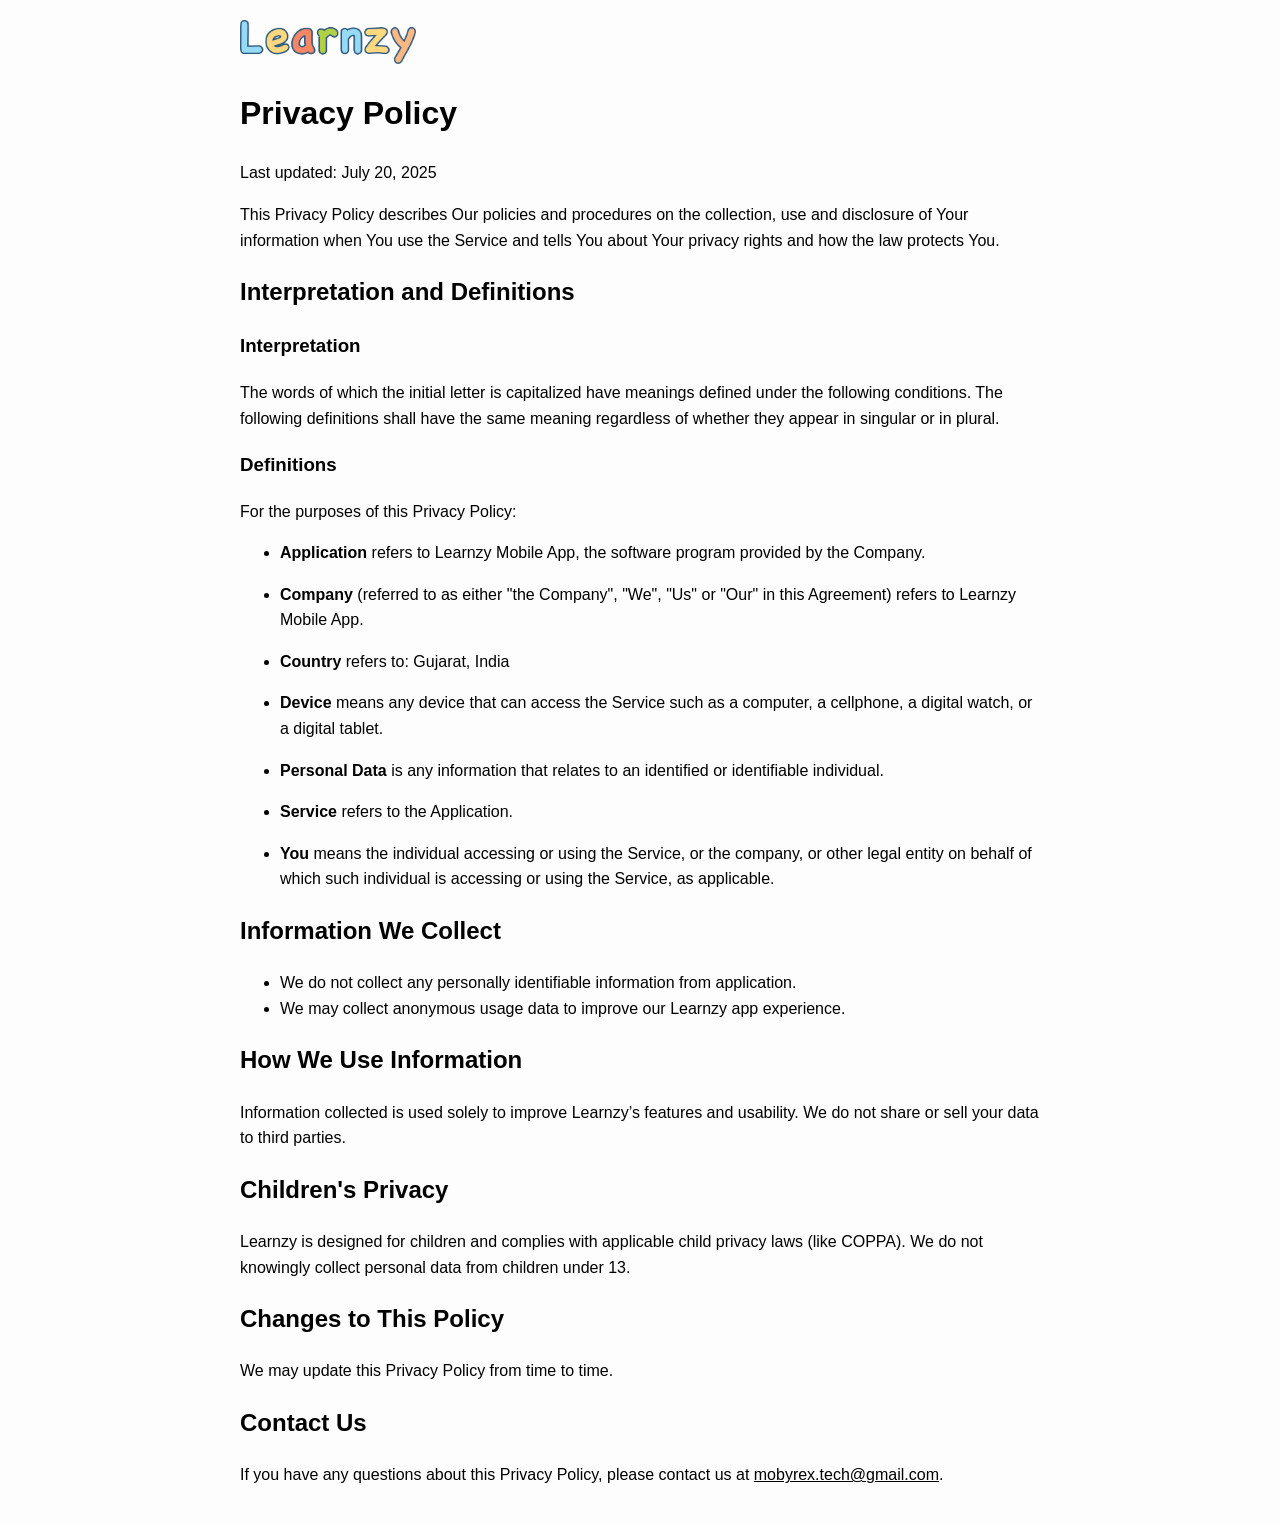
<file: index.html>
<!DOCTYPE html>
<html lang="en">
<head>
  <meta charset="UTF-8" />
  <meta name="viewport" content="width=device-width, initial-scale=1.0"/>
  <title>Privacy Policy</title>
  <link rel="stylesheet" href="learnzy-style.css" />
</head>
<body>
  <img src="appIcon.png" alt="Learnzy" class="brand-logo" />

  <h1>Privacy Policy</h1>
  <p>Last updated: July 20, 2025</p>

  <p>This Privacy Policy describes Our policies and procedures on the collection, use and disclosure of Your information when You use the Service and tells You about Your privacy rights and how the law protects You.</p>

  <h2>Interpretation and Definitions</h2>
  <h3>Interpretation</h3>
  <p>The words of which the initial letter is capitalized have meanings defined under the following conditions. The following definitions shall have the same meaning regardless of whether they appear in singular or in plural.</p>
  <h3>Definitions</h3>
  <p>For the purposes of this Privacy Policy:</p>
  <ul>
  <li>
    <p><strong>Application</strong> refers to Learnzy Mobile App, the software program provided by the Company.</p>
  </li>
  <li>
    <p><strong>Company</strong> (referred to as either &quot;the Company&quot;, &quot;We&quot;, &quot;Us&quot; or &quot;Our&quot; in this Agreement) refers to Learnzy Mobile App.</p>
  </li>
  <li>
    <p><strong>Country</strong> refers to: Gujarat,  India</p>
  </li>
  <li>
    <p><strong>Device</strong> means any device that can access the Service such as a computer, a cellphone, a digital watch, or a digital tablet.</p>
  </li>
  <li>
    <p><strong>Personal Data</strong> is any information that relates to an identified or identifiable individual.</p>
  </li>
  <li>
    <p><strong>Service</strong> refers to the Application.</p>
  </li>
  <li>
    <p><strong>You</strong> means the individual accessing or using the Service, or the company, or other legal entity on behalf of which such individual is accessing or using the Service, as applicable.</p>
  </li>
</ul>

  <h2>Information We Collect</h2>
  <ul>
    <li>We do not collect any personally identifiable information from application.</li>
    <li>We may collect anonymous usage data to improve our Learnzy app experience.</li>
  </ul>

  <h2>How We Use Information</h2>
  <p>
    Information collected is used solely to improve Learnzy’s features and usability. We do not share or sell your data to third parties.
  </p>

  <h2>Children's Privacy</h2>
  <p>
    Learnzy is designed for children and complies with applicable child privacy laws (like COPPA). We do not knowingly collect personal data from children under 13.
  </p>

  <h2>Changes to This Policy</h2>
  <p>
    We may update this Privacy Policy from time to time.
  </p>

  <h2>Contact Us</h2>
  <p>
    If you have any questions about this Privacy Policy, please contact us at <a href="mailto:mobyrex.tech@gmail.com">mobyrex.tech@gmail.com</a>.
  </p>
</body>
</html>
</file>
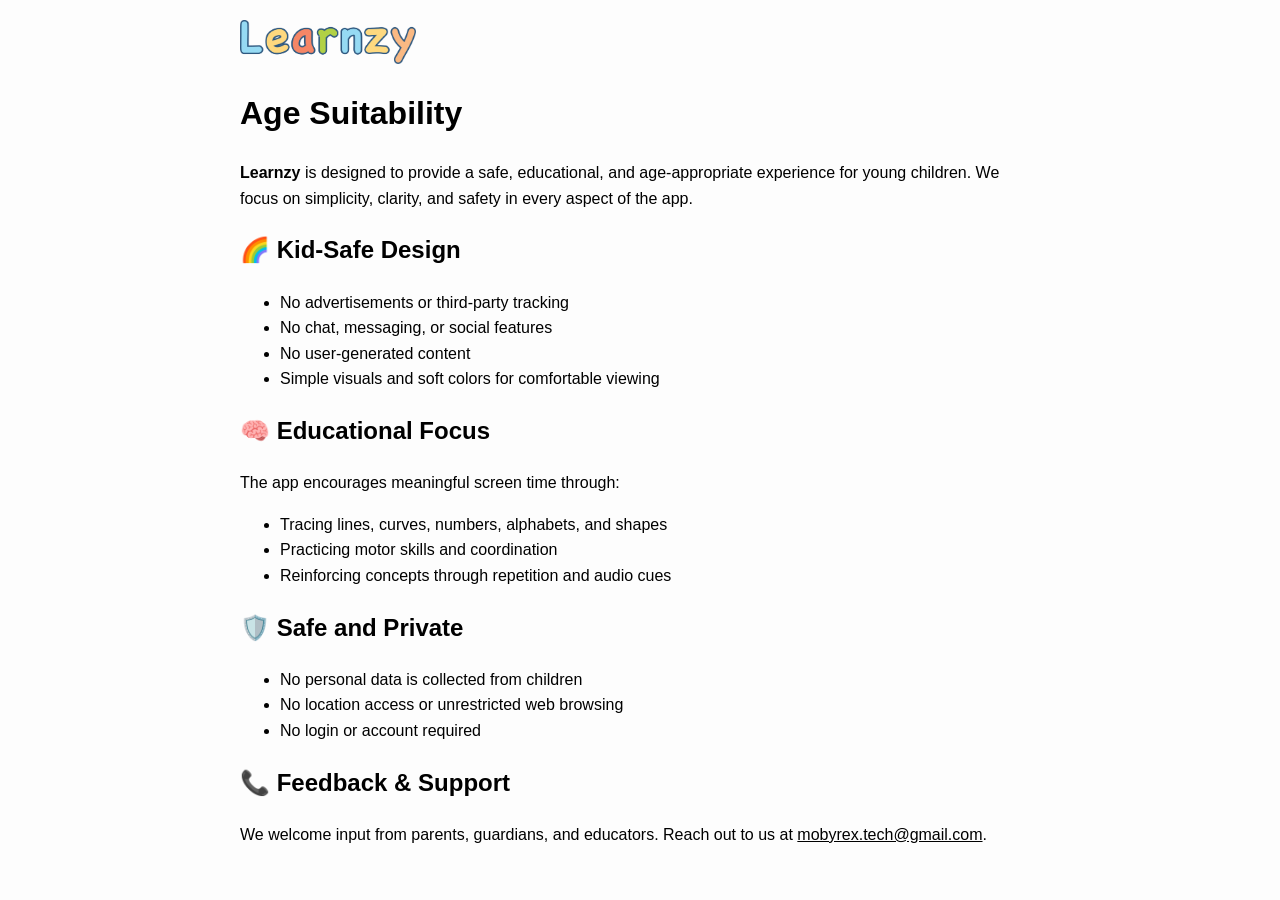
<file: age-suitability.html>
<!DOCTYPE html>
<html lang="en">
<head>
  <meta charset="UTF-8" />
  <meta name="viewport" content="width=device-width, initial-scale=1.0"/>
  <title>Age Suitability</title>
  <link rel="stylesheet" href="learnzy-style.css" />
</head>
<body>
  <img src="appIcon.png" alt="Learnzy" class="brand-logo" />

  <h1>Age Suitability</h1>

  <p><strong>Learnzy</strong> is designed to provide a safe, educational, and age-appropriate experience for young children. We focus on simplicity, clarity, and safety in every aspect of the app.</p>

  <h2>🌈 Kid-Safe Design</h2>
  <ul>
    <li>No advertisements or third-party tracking</li>
    <li>No chat, messaging, or social features</li>
    <li>No user-generated content</li>
    <li>Simple visuals and soft colors for comfortable viewing</li>
  </ul>

  <h2>🧠 Educational Focus</h2>
  <p>The app encourages meaningful screen time through:</p>
  <ul>
    <li>Tracing lines, curves, numbers, alphabets, and shapes</li>
    <li>Practicing motor skills and coordination</li>
    <li>Reinforcing concepts through repetition and audio cues</li>
  </ul>

  <h2>🛡️ Safe and Private</h2>
  <ul>
    <li>No personal data is collected from children</li>
    <li>No location access or unrestricted web browsing</li>
    <li>No login or account required</li>
  </ul>

  <h2>📞 Feedback &amp; Support</h2>
  <p>We welcome input from parents, guardians, and educators. Reach out to us at <a href="mailto:mobyrex.tech@gmail.com">mobyrex.tech@gmail.com</a>.</p>
</body>
</html>
</file>
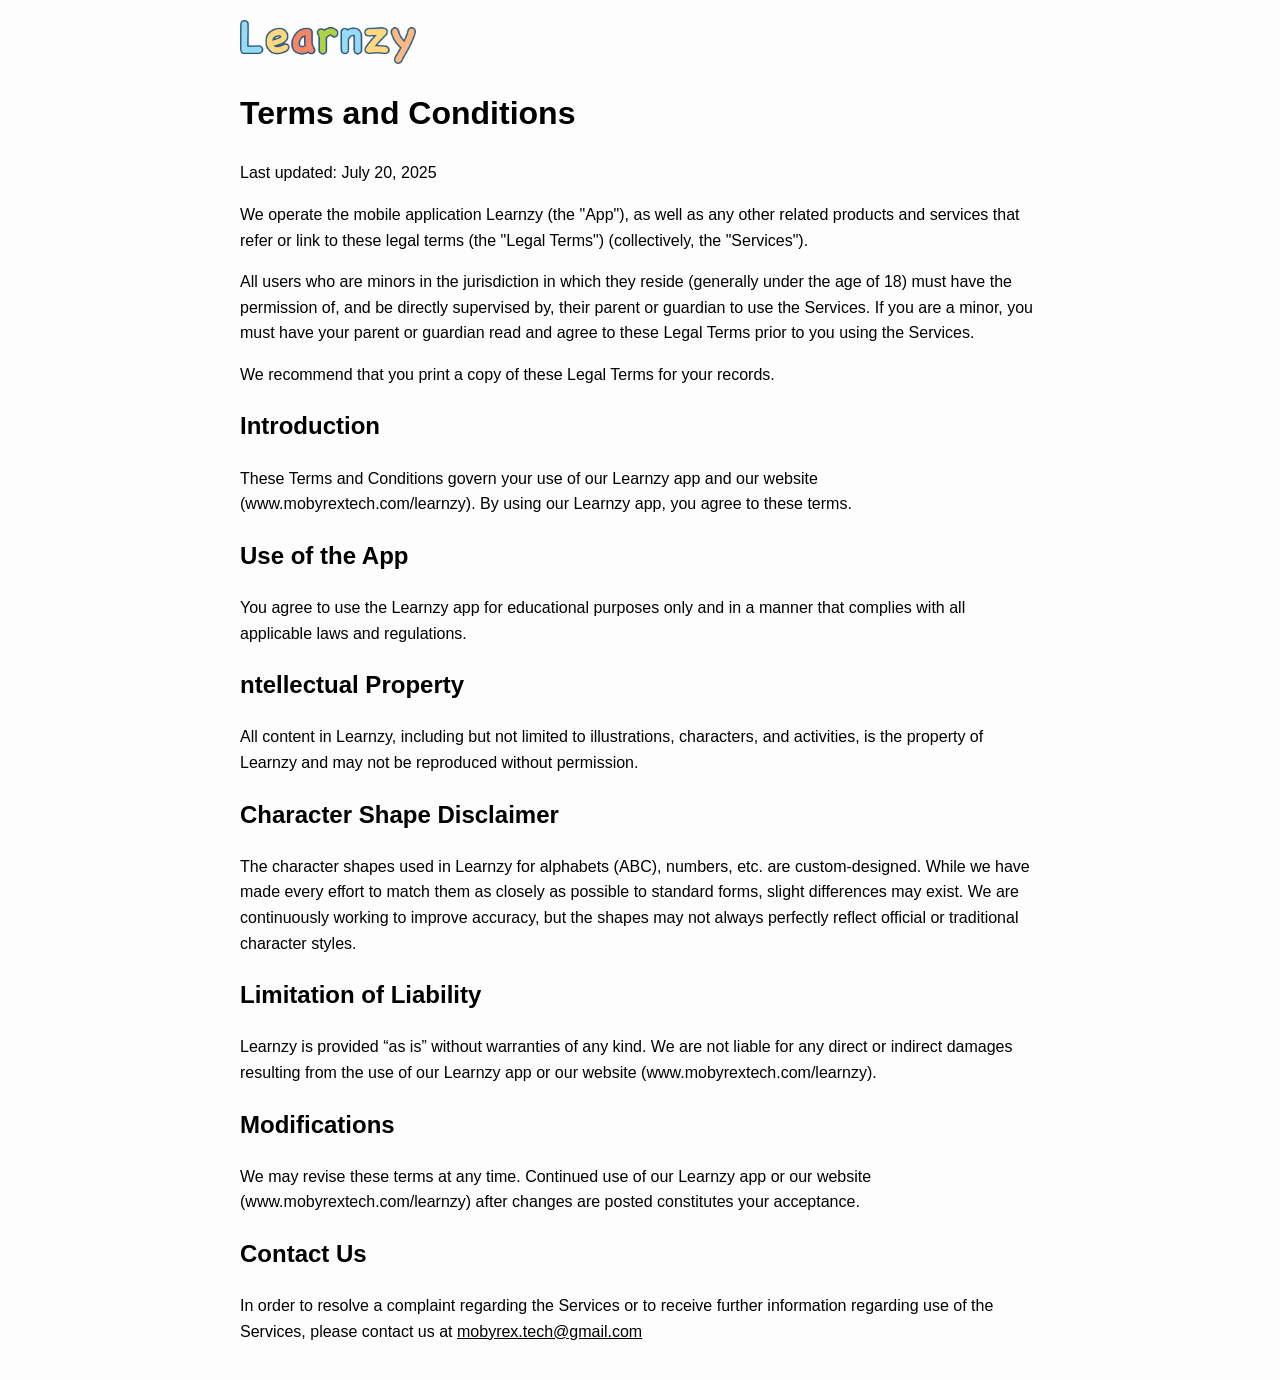
<file: terms-of-service.html>
<!DOCTYPE html>
<html lang="en">
<head>
  <meta charset="UTF-8" />
  <meta name="viewport" content="width=device-width, initial-scale=1.0"/>
  <title>Terms and Conditions</title>
  <link rel="stylesheet" href="learnzy-style.css" />
</head>
<body>
  <img src="appIcon.png" alt="Learnzy" class="brand-logo" />

  <h1>Terms and Conditions</h1>
  <p>Last updated: July 20, 2025</p>

  <p>We operate the mobile application Learnzy (the "App"), as well as any other related products and services that refer or link to these legal terms (the "Legal Terms") (collectively, the "Services").</p>
  <p>All users who are minors in the jurisdiction in which they reside (generally under the age of 18) must have the permission of, and be directly supervised by, their parent or guardian to use the Services. If you are a minor, you must have your parent or guardian read and agree to these Legal Terms prior to you using the Services.</p>
  <p>We recommend that you print a copy of these Legal Terms for your records.</p>

  <h2>Introduction</h2>
  <p>
    These Terms and Conditions govern your use of our Learnzy app and our website (www.mobyrextech.com/learnzy). By using our Learnzy app, you agree to these terms.
  </p>

  <h2>Use of the App</h2>
  <p>
    You agree to use the Learnzy app for educational purposes only and in a manner that complies with all applicable laws and regulations.
  </p>

  <h2>ntellectual Property</h2>
  <p>
    All content in Learnzy, including but not limited to illustrations, characters, and activities, is the property of Learnzy and may not be reproduced without permission.
  </p>

  <h2>Character Shape Disclaimer</h2>
  <p>
    The character shapes used in Learnzy for alphabets (ABC), numbers, etc. are custom-designed. While we have made every effort to match them as closely as possible to standard forms, slight differences may exist. We are continuously working to improve accuracy, but the shapes may not always perfectly reflect official or traditional character styles.
  </p>

  <h2>Limitation of Liability</h2>
  <p>
    Learnzy is provided “as is” without warranties of any kind. We are not liable for any direct or indirect damages resulting from the use of our Learnzy app or our website (www.mobyrextech.com/learnzy).
  </p>

  <h2>Modifications</h2>
  <p>
    We may revise these terms at any time. Continued use of our Learnzy app or our website (www.mobyrextech.com/learnzy) after changes are posted constitutes your acceptance.
  </p>

  <h2>Contact Us</h2>
  <p>In order to resolve a complaint regarding the Services or to receive further information regarding use of the
Services, please contact us at <a href="mailto:mobyrex.tech@gmail.com">mobyrex.tech@gmail.com</a></p>
</body>
</html>
</file>
<file: learnzy-style.css>
body {
  font-family: Arial, sans-serif;
  padding: 20px;
  max-width: 800px;
  margin: auto;
  background-color: #fdfdfd;
  color: #000; /* Black font color */
  line-height: 1.6;
}
h1, h2 {
  color: #000; /* Ensure headings are also black */
}
.brand-logo {
  display: block;
  max-width: 176px;
  width: 100%;
  height: auto;
  margin: 0 0 24px 0;
}
a {
  color: #000; /* Links are also black */
  text-decoration: underline;
}
</file>
